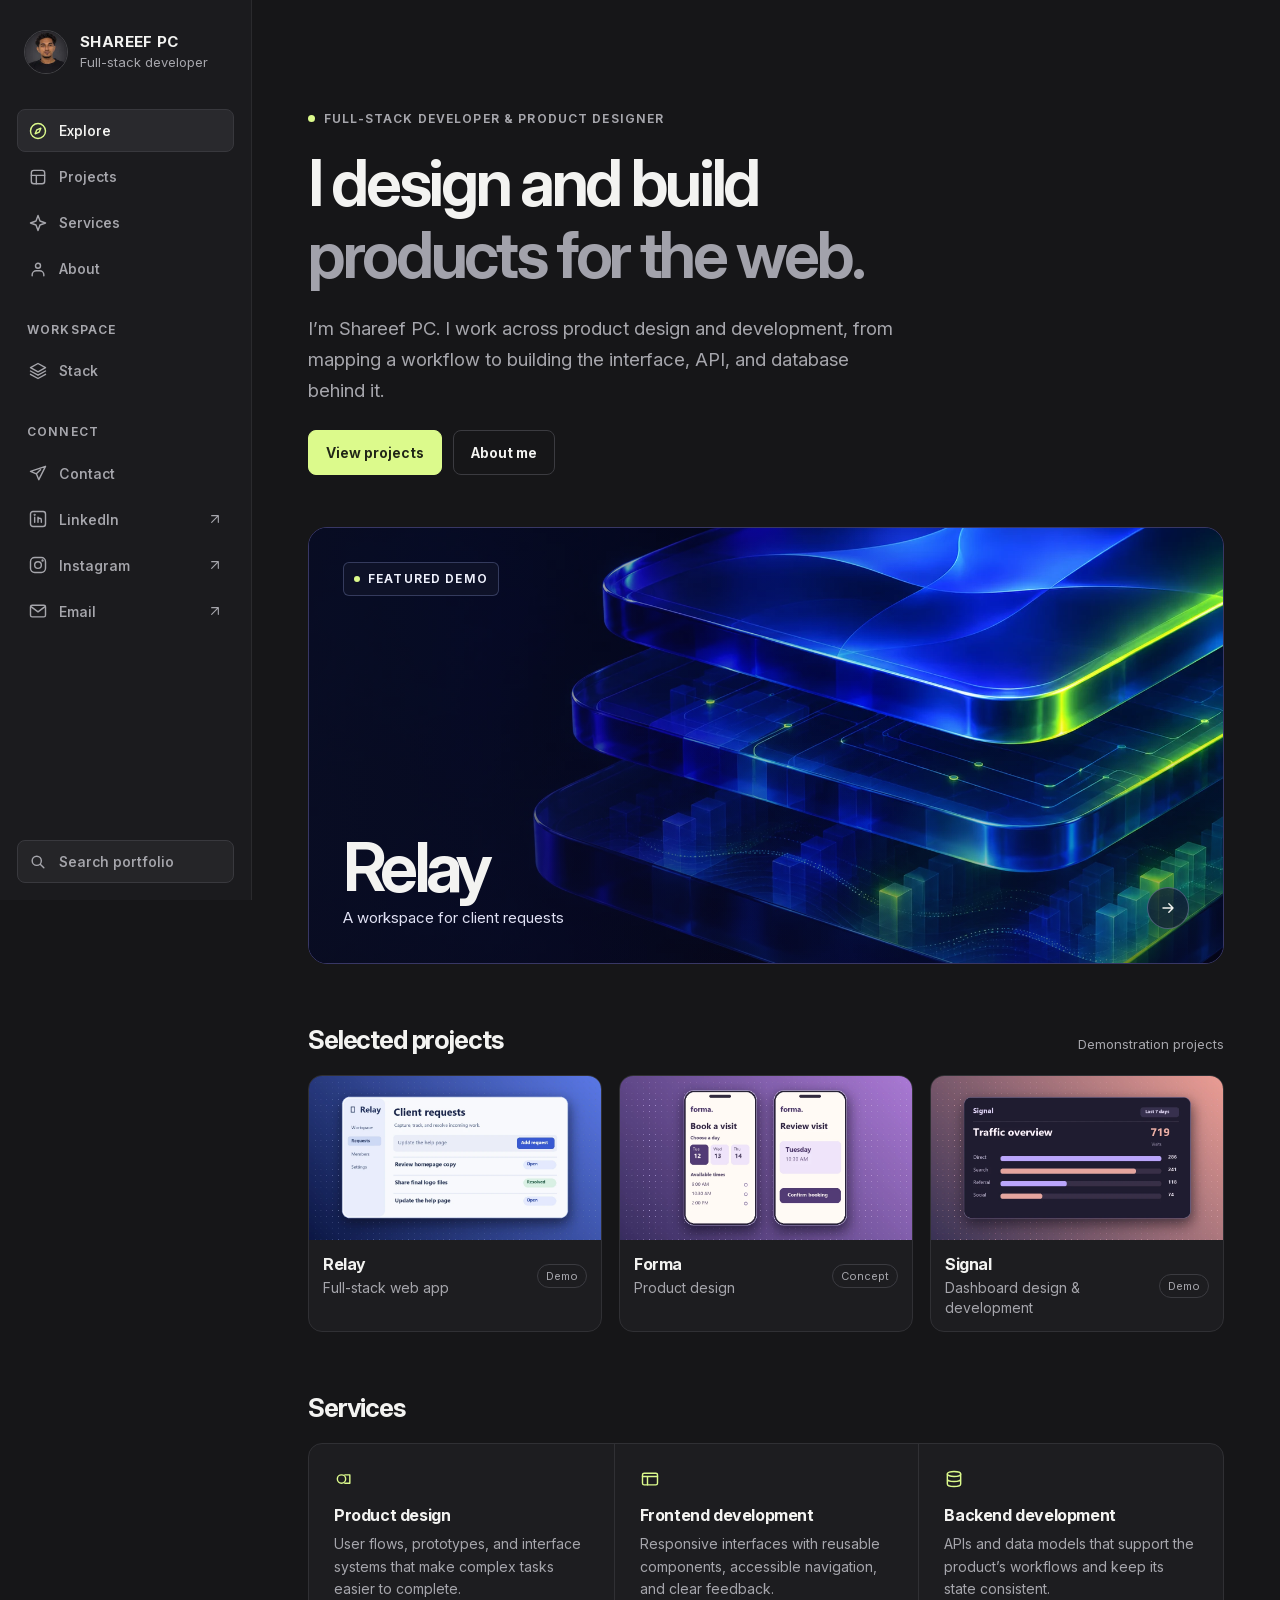
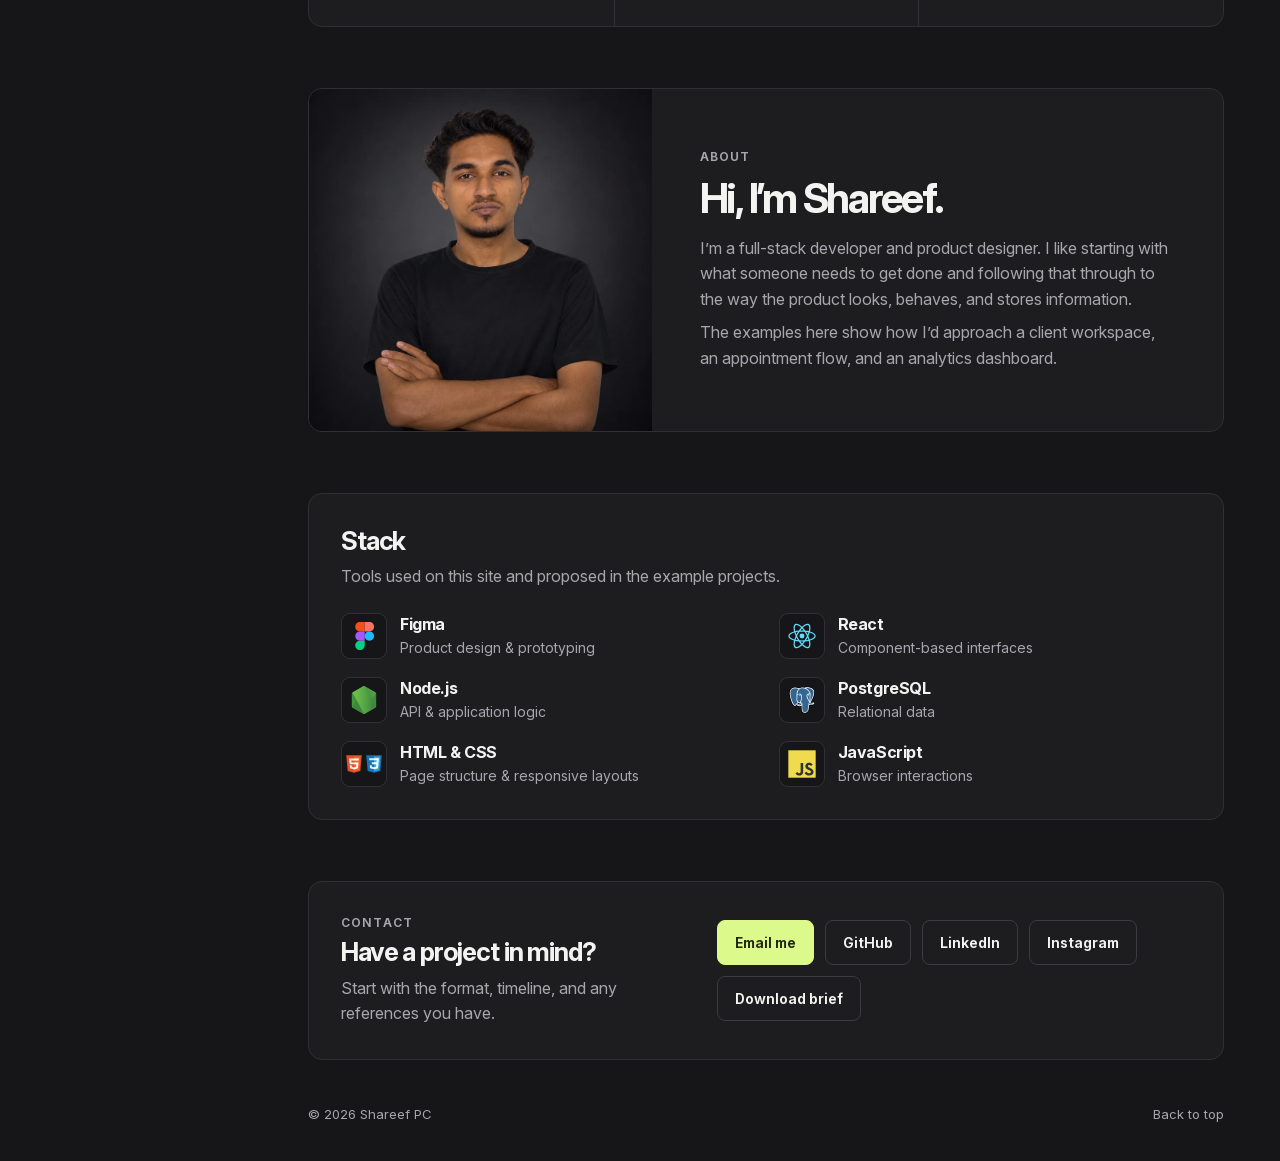
<file: index.html>
<!doctype html>
<html lang="en">
<head>
  <meta charset="utf-8">
  <meta name="viewport" content="width=device-width, initial-scale=1, viewport-fit=cover">
  <meta name="theme-color" content="#151518">
  <meta name="description" content="Shareef PC is a full-stack developer and product designer. Explore example web applications and product design case studies.">
  <title>Shareef PC — Full-Stack Developer &amp; Product Designer</title>
  <link rel="icon" href="assets/avatar.webp" type="image/webp">
  <link rel="preload" href="assets/fonts/InterVariable.woff2" as="font" type="font/woff2" crossorigin>
  <link rel="stylesheet" href="assets/styles.css">
  <script src="assets/contact.js" defer></script>
  <script src="assets/site.js" defer></script>
</head>
<body>
  <a class="skip-link" href="#main">Skip to content</a>

  <svg class="icon-definitions" xmlns="http://www.w3.org/2000/svg" aria-hidden="true">
    <symbol id="icon-explore" viewBox="0 0 24 24"><circle cx="12" cy="12" r="9"/><path d="m15.4 8.6-2 4.8-4.8 2 2-4.8z"/></symbol>
    <symbol id="icon-projects" viewBox="0 0 24 24"><rect x="4" y="4" width="16" height="16" rx="3"/><path d="M4 10h16m-10 0v10"/></symbol>
    <symbol id="icon-services" viewBox="0 0 24 24"><path d="m12 3 2.4 6.6L21 12l-6.6 2.4L12 21l-2.4-6.6L3 12l6.6-2.4L12 3Z"/></symbol>
    <symbol id="icon-about" viewBox="0 0 24 24"><circle cx="12" cy="8" r="3"/><path d="M5 20v-1a5 5 0 0 1 5-5h4a5 5 0 0 1 5 5v1"/></symbol>
    <symbol id="icon-stack" viewBox="0 0 24 24"><path d="m12 3 9 5-9 5-9-5Zm-9 9 9 5 9-5m-18 4 9 5 9-5"/></symbol>
    <symbol id="icon-contact" viewBox="0 0 24 24"><path d="M21 4 3 10l7 3 3 7 8-16ZM10 13l5-5"/></symbol>
    <symbol id="icon-more" viewBox="0 0 24 24"><circle cx="5" cy="12" r="1"/><circle cx="12" cy="12" r="1"/><circle cx="19" cy="12" r="1"/></symbol>
    <symbol id="icon-linkedin" viewBox="0 0 24 24"><rect x="3" y="3" width="18" height="18" rx="3"/><path d="M8 10v6m4 0v-6m0 3a2 2 0 1 1 4 0v3"/><circle cx="8" cy="7" r=".5" fill="currentColor"/></symbol>
    <symbol id="icon-instagram" viewBox="0 0 24 24"><rect x="3" y="3" width="18" height="18" rx="5"/><circle cx="12" cy="12" r="4"/><circle cx="17.5" cy="6.5" r=".6" fill="currentColor"/></symbol>
    <symbol id="icon-email" viewBox="0 0 24 24"><rect x="3" y="5" width="18" height="14" rx="2"/><path d="m4 7 8 6 8-6"/></symbol>
    <symbol id="icon-external" viewBox="0 0 24 24"><path d="M7 17 17 7M7 7h10v10"/></symbol>
  </svg>

  <aside class="sidebar" id="sidebar" aria-label="Portfolio sidebar">
    <a class="profile" href="#explore">
      <img src="assets/avatar.webp" alt="" width="44" height="44">
      <span><strong>SHAREEF PC</strong><small>Full-stack developer</small></span>
    </a>

    <nav class="sidebar-nav" aria-label="Portfolio navigation">
      <div class="nav-group">
        <a class="nav-link" href="#explore" aria-current="location"><svg aria-hidden="true"><use href="#icon-explore"/></svg><span>Explore</span></a>
        <a class="nav-link" href="#projects"><svg aria-hidden="true"><use href="#icon-projects"/></svg><span>Projects</span></a>
        <a class="nav-link" href="#services"><svg aria-hidden="true"><use href="#icon-services"/></svg><span>Services</span></a>
        <a class="nav-link" href="#about"><svg aria-hidden="true"><use href="#icon-about"/></svg><span>About</span></a>
      </div>

      <div class="nav-group">
        <p class="nav-label">Workspace</p>
        <a class="nav-link" href="#stack"><svg aria-hidden="true"><use href="#icon-stack"/></svg><span>Stack</span></a>
      </div>

      <div class="nav-group">
        <p class="nav-label">Connect</p>
        <a class="nav-link" href="#contact"><svg aria-hidden="true"><use href="#icon-contact"/></svg><span>Contact</span></a>
        <a class="nav-link connect-link" data-contact-link="linkedin" aria-disabled="true" title="Link not configured"><svg aria-hidden="true"><use href="#icon-linkedin"/></svg><span>LinkedIn</span><svg class="external-arrow" aria-hidden="true"><use href="#icon-external"/></svg></a>
        <a class="nav-link connect-link" data-contact-link="instagram" aria-disabled="true" title="Link not configured"><svg aria-hidden="true"><use href="#icon-instagram"/></svg><span>Instagram</span><svg class="external-arrow" aria-hidden="true"><use href="#icon-external"/></svg></a>
        <a class="nav-link connect-link" data-contact-link="email" aria-disabled="true" title="Email not configured"><svg aria-hidden="true"><use href="#icon-email"/></svg><span>Email</span><svg class="external-arrow" aria-hidden="true"><use href="#icon-external"/></svg></a>
      </div>
    </nav>

    <button class="search-trigger" type="button" data-open-search hidden>
      <svg viewBox="0 0 24 24" aria-hidden="true"><circle cx="10.5" cy="10.5" r="5.5"/><path d="m15 15 4 4"/></svg>
      <span>Search portfolio</span>
    </button>
  </aside>

  <header class="mobile-header">
    <a class="profile" href="#explore">
      <img src="assets/avatar.webp" alt="" width="36" height="36">
      <span><strong>SHAREEF PC</strong><small>Full-stack developer</small></span>
    </a>
    <button class="icon-button" type="button" aria-label="Search portfolio" data-open-search hidden><svg viewBox="0 0 24 24" aria-hidden="true"><circle cx="10.5" cy="10.5" r="5.5"/><path d="m15 15 4 4"/></svg></button>
  </header>

  <nav class="mobile-nav" aria-label="Mobile navigation">
    <a class="mobile-tab" href="#explore" aria-current="location"><svg aria-hidden="true"><use href="#icon-explore"/></svg><span>Explore</span></a>
    <a class="mobile-tab" href="#projects"><svg aria-hidden="true"><use href="#icon-projects"/></svg><span>Projects</span></a>
    <a class="mobile-tab" href="#about"><svg aria-hidden="true"><use href="#icon-about"/></svg><span>About</span></a>
    <a class="mobile-tab" href="#contact"><svg aria-hidden="true"><use href="#icon-contact"/></svg><span>Contact</span></a>
    <button class="mobile-tab" id="more-toggle" type="button" aria-haspopup="dialog" aria-controls="more-dialog"><svg aria-hidden="true"><use href="#icon-more"/></svg><span>More</span></button>
  </nav>

  <dialog class="more-dialog" id="more-dialog" aria-labelledby="more-title">
    <div class="more-header"><h2 id="more-title">More</h2><form method="dialog"><button class="icon-button" aria-label="Close navigation"><svg viewBox="0 0 24 24" aria-hidden="true"><path d="m6 6 12 12M18 6 6 18"/></svg></button></form></div>
    <nav class="more-nav" aria-label="More portfolio links">
      <div class="nav-group">
        <a class="nav-link" href="#services"><svg aria-hidden="true"><use href="#icon-services"/></svg><span>Services</span></a>
        <a class="nav-link" href="#stack"><svg aria-hidden="true"><use href="#icon-stack"/></svg><span>Stack</span></a>
      </div>
      <div class="nav-group">
        <p class="nav-label">Connect</p>
        <a class="nav-link connect-link" data-contact-link="linkedin" aria-disabled="true" title="Link not configured"><svg aria-hidden="true"><use href="#icon-linkedin"/></svg><span>LinkedIn</span><svg class="external-arrow" aria-hidden="true"><use href="#icon-external"/></svg></a>
        <a class="nav-link connect-link" data-contact-link="instagram" aria-disabled="true" title="Link not configured"><svg aria-hidden="true"><use href="#icon-instagram"/></svg><span>Instagram</span><svg class="external-arrow" aria-hidden="true"><use href="#icon-external"/></svg></a>
        <a class="nav-link connect-link" data-contact-link="email" aria-disabled="true" title="Email not configured"><svg aria-hidden="true"><use href="#icon-email"/></svg><span>Email</span><svg class="external-arrow" aria-hidden="true"><use href="#icon-external"/></svg></a>
      </div>
    </nav>
  </dialog>

  <main class="site-main" id="main" tabindex="-1">
    <div class="content">
      <section class="hero" id="explore" data-search-title="Explore" data-search-context="Portfolio overview">
        <p class="eyebrow hero-label"><span class="status-dot" aria-hidden="true"></span><span>Full-stack developer &amp; product designer</span></p>
        <h1>I design and build<br> <span>products for the web.</span></h1>
        <p class="hero-intro">I’m Shareef PC. I work across product design and development, from mapping a workflow to building the interface, API, and database behind it.</p>
        <div class="actions">
          <a class="button button-primary" href="#projects">View projects</a>
          <a class="button" href="#about">About me</a>
        </div>
      </section>

      <a class="feature" href="projects/relay.html" aria-label="View Relay, an example full-stack project">
        <img src="assets/hero.webp" width="1600" height="900" alt="" fetchpriority="high">
        <div class="feature-content">
          <span class="eyebrow feature-tag"><span class="status-dot" aria-hidden="true"></span> Featured demo</span>
          <div class="feature-title"><strong>Relay</strong><span>A workspace for client requests</span></div>
          <span class="feature-action" aria-hidden="true"><svg viewBox="0 0 24 24"><path d="M6 12h12m-5-5 5 5-5 5"/></svg></span>
        </div>
      </a>

      <section class="section" id="projects" data-search-title="Selected projects" data-search-context="Full-stack development and product design">
        <div class="section-heading"><h2>Selected projects</h2><span class="section-note">Demonstration projects</span></div>
        <div class="project-grid">
          <a class="project-card" href="projects/relay.html" data-search-title="Relay" data-search-context="Client requests · full-stack architecture · React · Node.js · PostgreSQL">
            <img src="assets/relay.webp" width="1000" height="562" loading="lazy" alt="">
            <div class="project-caption"><div><h3>Relay</h3><p>Full-stack web app</p></div><span class="pill">Demo</span></div>
          </a>
          <a class="project-card" href="projects/forma.html" data-search-title="Forma" data-search-context="Product design · mobile UX · appointment booking · Figma">
            <img src="assets/forma.webp" width="1000" height="562" loading="lazy" alt="">
            <div class="project-caption"><div><h3>Forma</h3><p>Product design</p></div><span class="pill">Concept</span></div>
          </a>
          <a class="project-card" href="projects/signal.html" data-search-title="Signal" data-search-context="Analytics · dashboard · data visualization · full-stack development">
            <img src="assets/signal.webp" width="1000" height="562" loading="lazy" alt="">
            <div class="project-caption"><div><h3>Signal</h3><p>Dashboard design &amp; development</p></div><span class="pill">Demo</span></div>
          </a>
        </div>
      </section>

      <section class="section" id="services" data-search-title="Services" data-search-context="Product design, frontend and backend development">
        <div class="section-heading"><h2>Services</h2></div>
        <div class="service-grid panel">
          <article><svg viewBox="0 0 24 24" aria-hidden="true"><circle cx="9" cy="12" r="5"/><path d="M13 7h6v10h-6"/></svg><h3>Product design</h3><p>User flows, prototypes, and interface systems that make complex tasks easier to complete.</p></article>
          <article><svg viewBox="0 0 24 24" aria-hidden="true"><rect x="3" y="5" width="18" height="14" rx="2"/><path d="M3 9h18m-12 0v10"/></svg><h3>Frontend development</h3><p>Responsive interfaces with reusable components, accessible navigation, and clear feedback.</p></article>
          <article><svg viewBox="0 0 24 24" aria-hidden="true"><ellipse cx="12" cy="6" rx="8" ry="3"/><path d="M4 6v12c0 1.65 3.6 3 8 3s8-1.35 8-3V6M4 12c0 1.65 3.6 3 8 3s8-1.35 8-3"/></svg><h3>Backend development</h3><p>APIs and data models that support the product’s workflows and keep its state consistent.</p></article>
        </div>
      </section>

      <section class="section about panel" id="about" data-search-title="About Shareef PC" data-search-context="Full-stack development and product design">
        <img src="assets/portrait.webp" width="900" height="900" loading="lazy" alt="Portrait of Shareef PC">
        <div class="about-copy"><p class="eyebrow">About</p><h2>Hi, I’m Shareef.</h2><p>I’m a full-stack developer and product designer. I like starting with what someone needs to get done and following that through to the way the product looks, behaves, and stores information.</p><p>The examples here show how I’d approach a client workspace, an appointment flow, and an analytics dashboard.</p></div>
      </section>

      <section class="section panel stack" id="stack" data-search-title="Stack" data-search-context="Figma, React, Node.js, PostgreSQL, HTML and CSS">
        <div class="section-heading"><div><h2>Stack</h2><p>Tools used on this site and proposed in the example projects.</p></div></div>
        <div class="stack-grid">
          <article class="stack-item"><span class="tool-icon" aria-hidden="true"><img src="assets/stack/figma.svg" width="28" height="28" alt=""></span><div><h3>Figma</h3><p>Product design &amp; prototyping</p></div></article>
          <article class="stack-item"><span class="tool-icon" aria-hidden="true"><img src="assets/stack/react.svg" width="28" height="28" alt=""></span><div><h3>React</h3><p>Component-based interfaces</p></div></article>
          <article class="stack-item"><span class="tool-icon" aria-hidden="true"><img src="assets/stack/nodejs.svg" width="28" height="28" alt=""></span><div><h3>Node.js</h3><p>API &amp; application logic</p></div></article>
          <article class="stack-item"><span class="tool-icon" aria-hidden="true"><img src="assets/stack/postgresql.svg" width="28" height="28" alt=""></span><div><h3>PostgreSQL</h3><p>Relational data</p></div></article>
          <article class="stack-item">
            <span class="tool-icon tool-icon-pair" aria-hidden="true">
              <img src="assets/stack/html5.svg" width="18" height="18" alt="">
              <img src="assets/stack/css3.svg" width="18" height="18" alt="">
            </span>
            <div><h3>HTML &amp; CSS</h3><p>Page structure &amp; responsive layouts</p></div>
          </article>
          <article class="stack-item"><span class="tool-icon" aria-hidden="true"><img src="assets/stack/javascript.svg" width="28" height="28" alt=""></span><div><h3>JavaScript</h3><p>Browser interactions</p></div></article>
        </div>
      </section>

      <section class="section panel contact" id="contact" data-search-title="Contact" data-search-context="Email, LinkedIn, Instagram and project brief">
        <div><p class="eyebrow">Contact</p><h2>Have a project in mind?</h2><p>Start with the format, timeline, and any references you have.</p></div>
        <div class="actions contact-actions" id="contact-actions">
          <a class="button button-primary" href="assets/project-brief.txt" download>Download brief</a>
        </div>
      </section>

      <footer class="footer"><span>© 2026 Shareef PC</span><a href="#explore">Back to top</a></footer>
    </div>
  </main>

  <dialog class="search-dialog" id="search-dialog" aria-labelledby="search-title">
    <div class="search-header"><h2 id="search-title">Search portfolio</h2><form method="dialog"><button class="icon-button" aria-label="Close search"><svg viewBox="0 0 24 24" aria-hidden="true"><path d="m6 6 12 12M18 6 6 18"/></svg></button></form></div>
    <input id="search-input" type="search" placeholder="Find a project or section…" aria-label="Find a project or section" autocomplete="off">
    <p class="search-status" id="search-status" role="status"></p>
    <ul class="search-results" id="search-results" aria-label="Search results"></ul>
  </dialog>
</body>
</html>
</file>
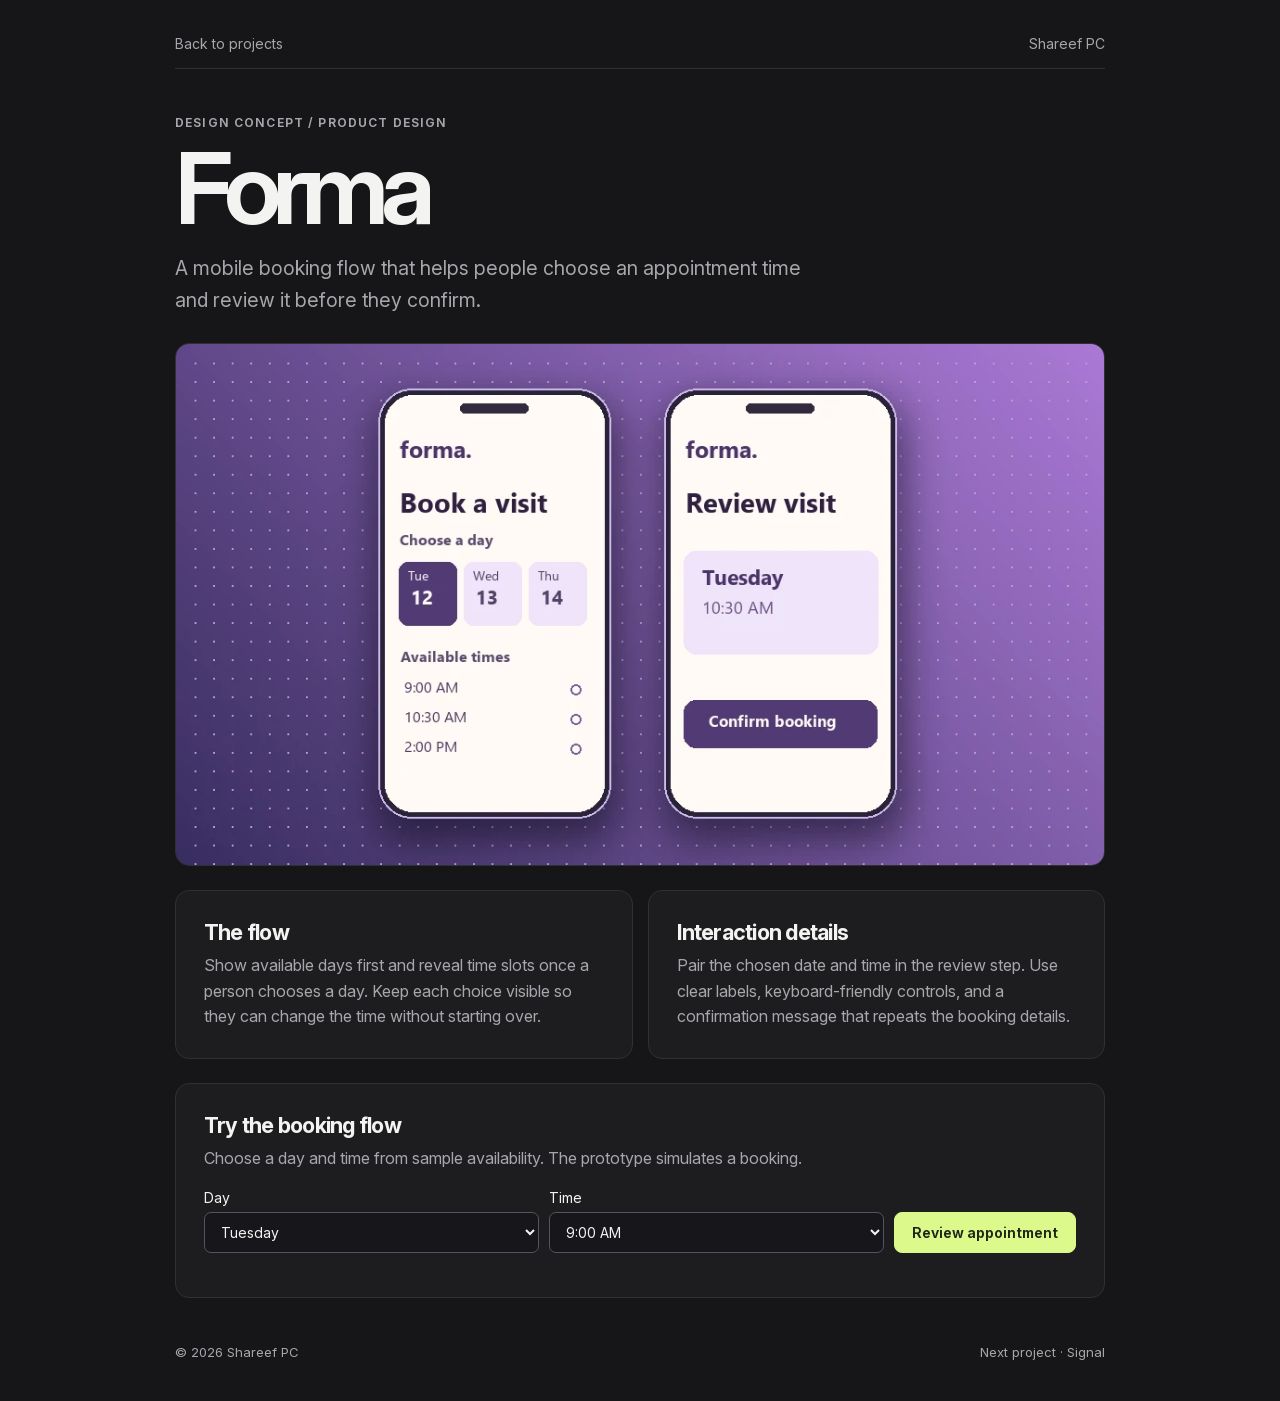
<file: projects/forma.html>
<!doctype html>
<html lang="en">
<head>
  <meta charset="utf-8">
  <meta name="viewport" content="width=device-width, initial-scale=1">
  <meta name="description" content="Forma is an example product design case study for a mobile appointment booking flow.">
  <meta name="theme-color" content="#161618">
  <title>Forma — Shareef PC</title>
  <link rel="icon" href="../assets/avatar.webp" type="image/webp">
  <link rel="stylesheet" href="../assets/styles.css">
  <script src="../assets/demos.js" defer></script>
</head>
<body>
  <main class="case-content">
    <nav class="case-nav" aria-label="Case study navigation"><a href="../index.html#projects">Back to projects</a><p>Shareef PC</p></nav>
    <header class="case-header">
      <p class="eyebrow">Design concept / Product design</p>
      <h1>Forma</h1>
      <p class="case-summary">A mobile booking flow that helps people choose an appointment time and review it before they confirm.</p>
    </header>
    <img src="../assets/forma.webp" alt="Forma’s mobile screens for choosing a date and reviewing an appointment" width="1000" height="562">
    <div class="case-details">
      <article class="panel"><h2>The flow</h2><p>Show available days first and reveal time slots once a person chooses a day. Keep each choice visible so they can change the time without starting over.</p></article>
      <article class="panel"><h2>Interaction details</h2><p>Pair the chosen date and time in the review step. Use clear labels, keyboard-friendly controls, and a confirmation message that repeats the booking details.</p></article>
    </div>
    <section class="panel demo" id="forma-demo" aria-labelledby="forma-demo-title">
      <h2 id="forma-demo-title">Try the booking flow</h2>
      <p>Choose a day and time from sample availability. The prototype simulates a booking.</p>
      <form hidden>
        <label>Day<select name="day"><option>Tuesday</option><option>Wednesday</option><option>Thursday</option></select></label>
        <label>Time<select name="time" required></select></label>
        <button class="button button-primary">Review appointment</button>
      </form>
      <div class="demo-output" role="status"></div>
      <button class="button confirm-booking" type="button" hidden>Confirm sample booking</button>
      <noscript><p>Enable JavaScript to use the interactive demo.</p></noscript>
    </section>
    <footer class="footer"><span>© 2026 Shareef PC</span><a href="signal.html">Next project · Signal</a></footer>
  </main>
</body>
</html>
</file>
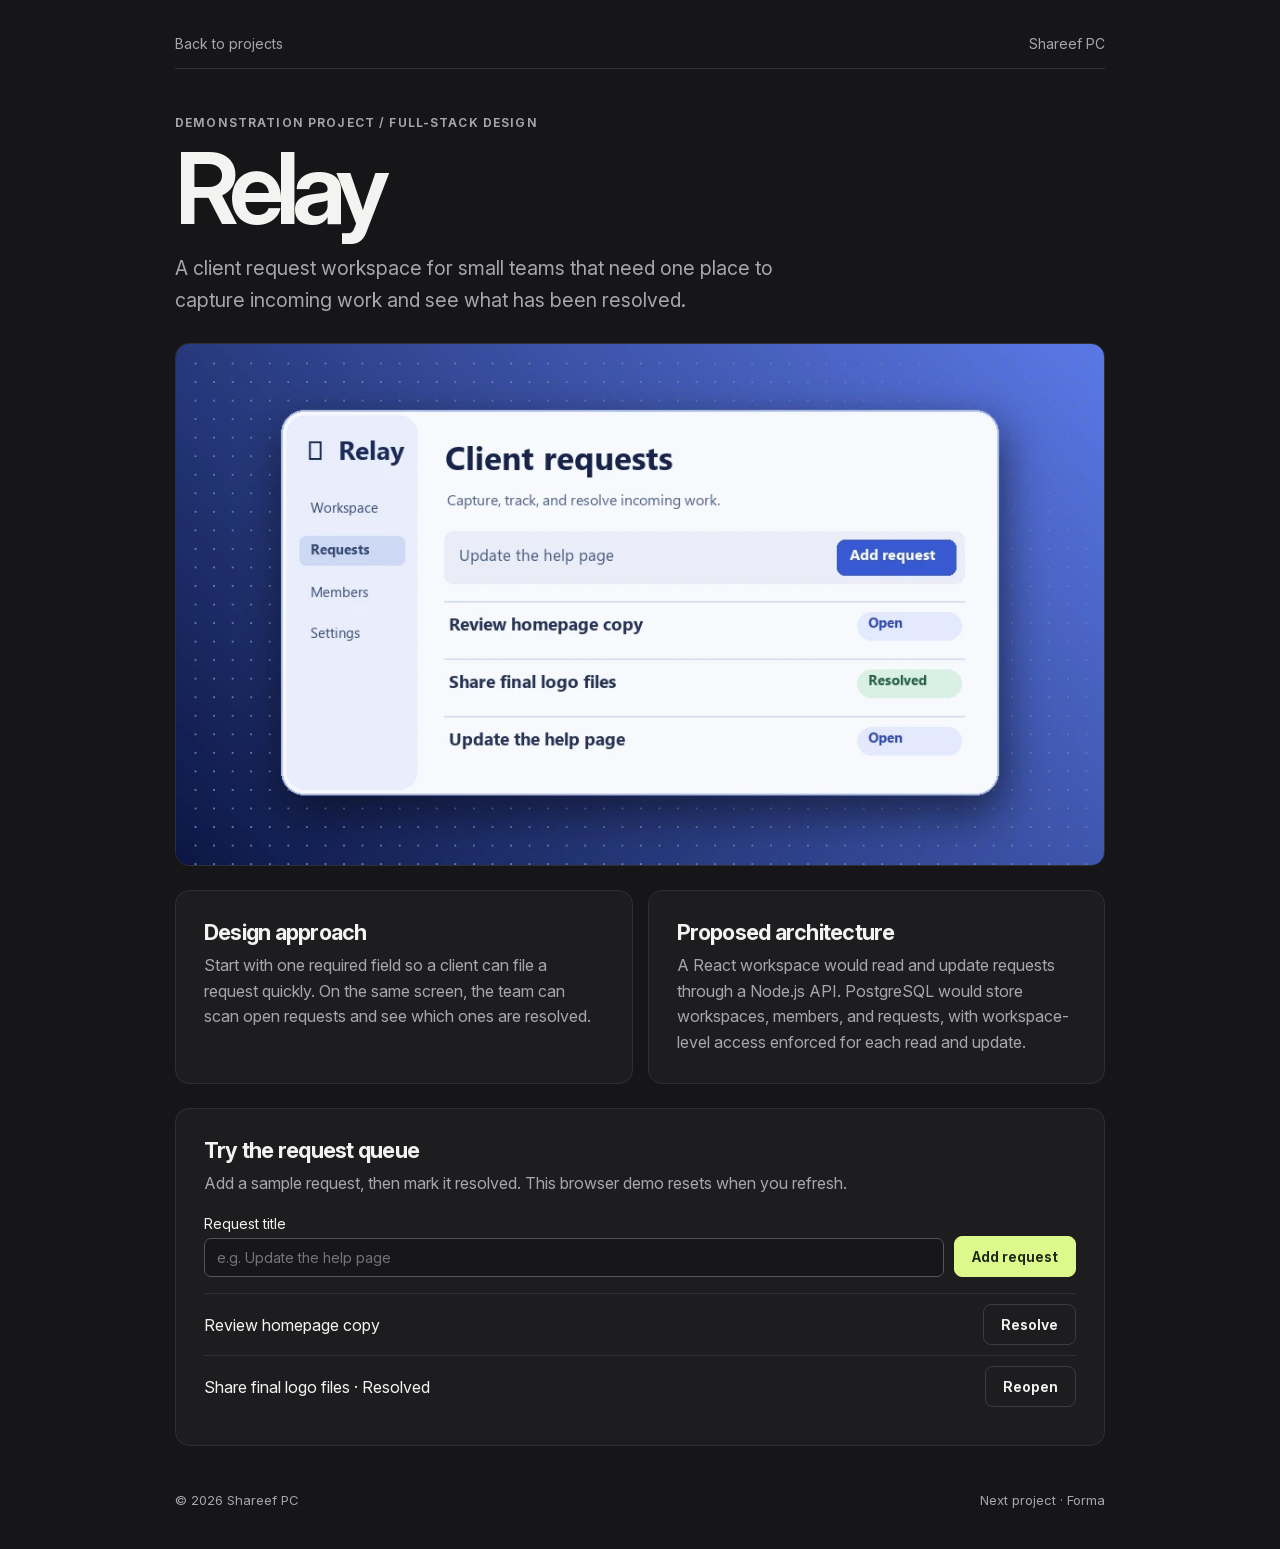
<file: projects/relay.html>
<!doctype html>
<html lang="en">
<head>
  <meta charset="utf-8">
  <meta name="viewport" content="width=device-width, initial-scale=1">
  <meta name="description" content="Relay is an example full-stack case study for a client request workspace.">
  <meta name="theme-color" content="#161618">
  <title>Relay — Shareef PC</title>
  <link rel="icon" href="../assets/avatar.webp" type="image/webp">
  <link rel="stylesheet" href="../assets/styles.css">
  <script src="../assets/demos.js" defer></script>
</head>
<body>
  <main class="case-content">
    <nav class="case-nav" aria-label="Case study navigation"><a href="../index.html#projects">Back to projects</a><p>Shareef PC</p></nav>
    <header class="case-header">
      <p class="eyebrow">Demonstration project / Full-stack design</p>
      <h1>Relay</h1>
      <p class="case-summary">A client request workspace for small teams that need one place to capture incoming work and see what has been resolved.</p>
    </header>
    <img src="../assets/relay.webp" alt="Relay’s client requests dashboard with an intake form and a status column" width="1000" height="562">
    <div class="case-details">
      <article class="panel"><h2>Design approach</h2><p>Start with one required field so a client can file a request quickly. On the same screen, the team can scan open requests and see which ones are resolved.</p></article>
      <article class="panel"><h2>Proposed architecture</h2><p>A React workspace would read and update requests through a Node.js API. PostgreSQL would store workspaces, members, and requests, with workspace-level access enforced for each read and update.</p></article>
    </div>
    <section class="panel demo" id="relay-demo" aria-labelledby="relay-demo-title">
      <h2 id="relay-demo-title">Try the request queue</h2>
      <p>Add a sample request, then mark it resolved. This browser demo resets when you refresh.</p>
      <form hidden><label>Request title<input name="title" required maxlength="80" placeholder="e.g. Update the help page"></label><button class="button button-primary">Add request</button></form>
      <p class="demo-output" role="status"></p>
      <ul class="request-list" aria-label="Requests"></ul>
      <noscript><p>Enable JavaScript to use the interactive demo.</p></noscript>
    </section>
    <footer class="footer"><span>© 2026 Shareef PC</span><a href="forma.html">Next project · Forma</a></footer>
  </main>
</body>
</html>
</file>
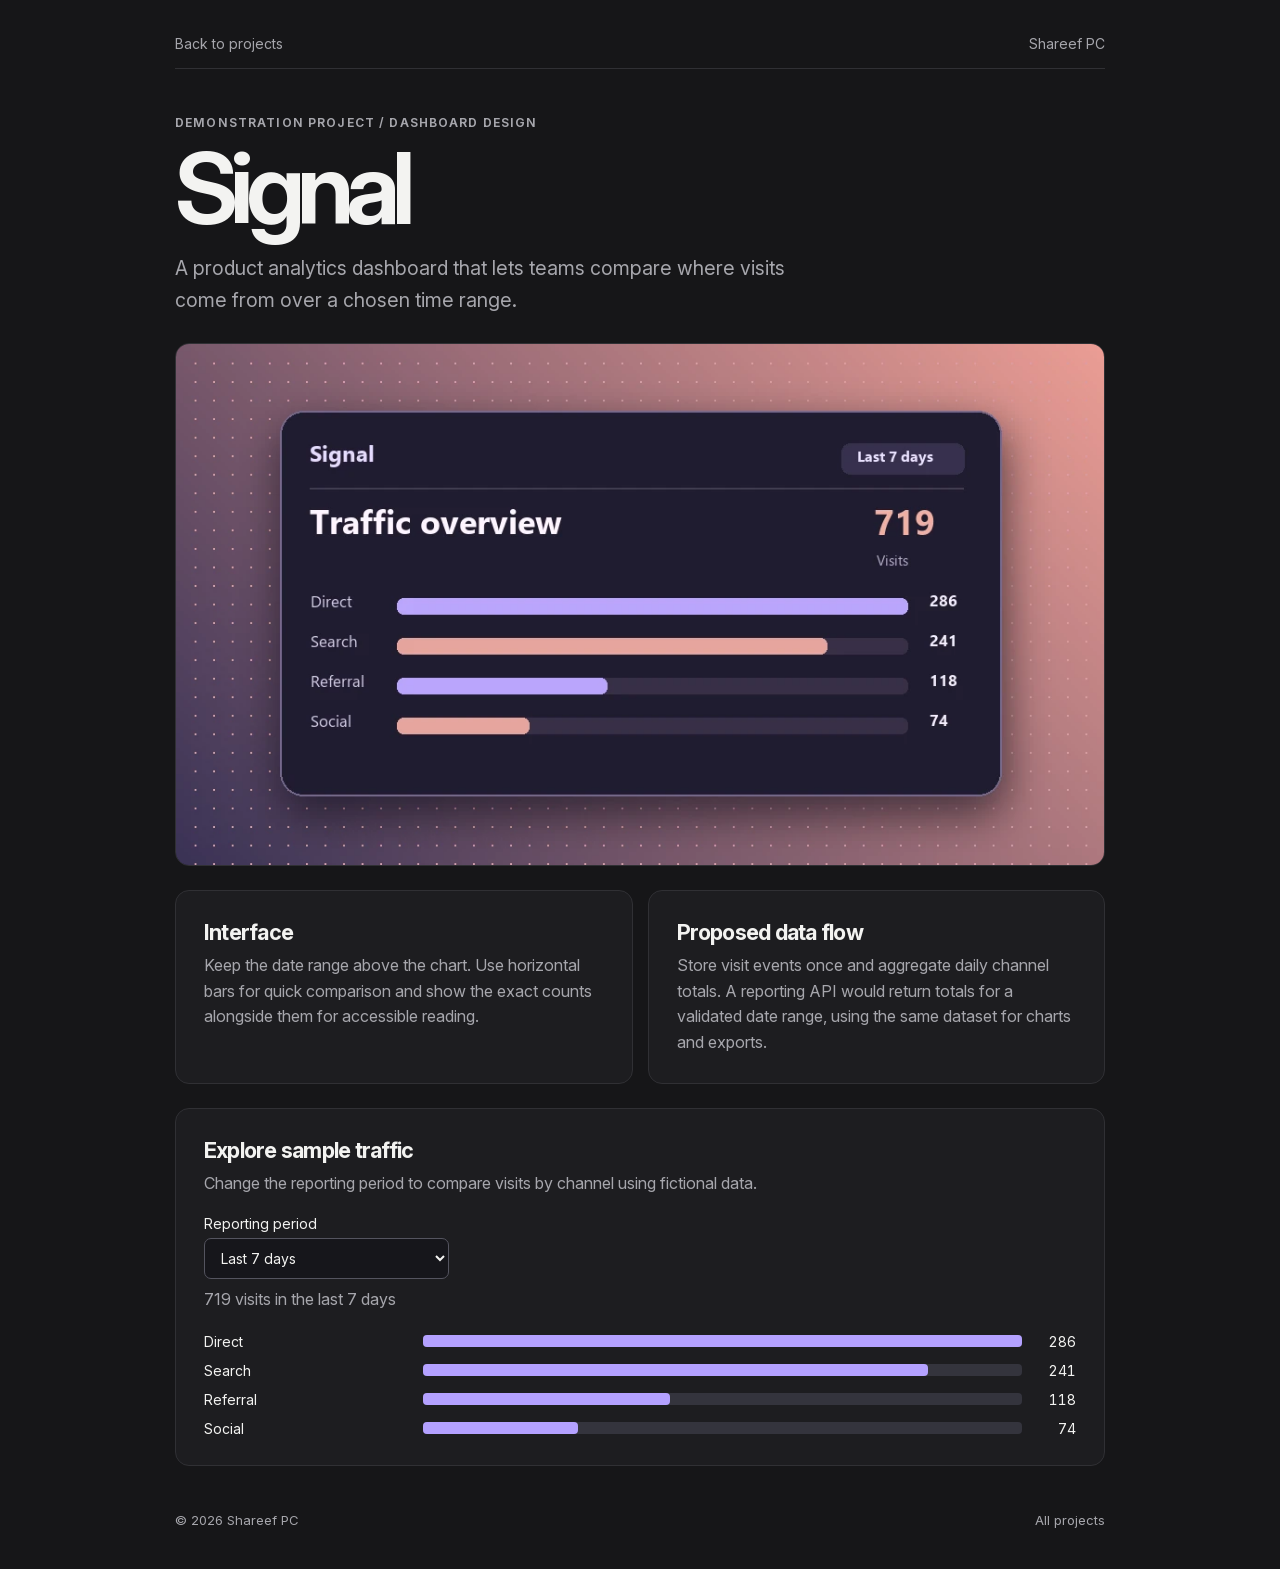
<file: projects/signal.html>
<!doctype html>
<html lang="en">
<head>
  <meta charset="utf-8">
  <meta name="viewport" content="width=device-width, initial-scale=1">
  <meta name="description" content="Signal is an example dashboard case study for exploring product traffic.">
  <meta name="theme-color" content="#161618">
  <title>Signal — Shareef PC</title>
  <link rel="icon" href="../assets/avatar.webp" type="image/webp">
  <link rel="stylesheet" href="../assets/styles.css">
  <script src="../assets/demos.js" defer></script>
</head>
<body>
  <main class="case-content">
    <nav class="case-nav" aria-label="Case study navigation"><a href="../index.html#projects">Back to projects</a><p>Shareef PC</p></nav>
    <header class="case-header">
      <p class="eyebrow">Demonstration project / Dashboard design</p>
      <h1>Signal</h1>
      <p class="case-summary">A product analytics dashboard that lets teams compare where visits come from over a chosen time range.</p>
    </header>
    <img src="../assets/signal.webp" alt="Signal dashboard with visit totals and a traffic channel chart" width="1000" height="562">
    <div class="case-details">
      <article class="panel"><h2>Interface</h2><p>Keep the date range above the chart. Use horizontal bars for quick comparison and show the exact counts alongside them for accessible reading.</p></article>
      <article class="panel"><h2>Proposed data flow</h2><p>Store visit events once and aggregate daily channel totals. A reporting API would return totals for a validated date range, using the same dataset for charts and exports.</p></article>
    </div>
    <section class="panel demo" id="signal-demo" aria-labelledby="signal-demo-title">
      <h2 id="signal-demo-title">Explore sample traffic</h2>
      <p>Change the reporting period to compare visits by channel using fictional data.</p>
      <form hidden><label>Reporting period<select name="period"><option value="7">Last 7 days</option><option value="30">Last 30 days</option></select></label></form>
      <p class="demo-output" role="status"></p>
      <div class="bar-chart" role="list" aria-label="Visits by channel"></div>
      <noscript><p>Enable JavaScript to use the interactive demo.</p></noscript>
    </section>
    <footer class="footer"><span>© 2026 Shareef PC</span><a href="../index.html#projects">All projects</a></footer>
  </main>
</body>
</html>
</file>
<file: assets/styles.css>
@font-face {
  font-family: Inter;
  src: url("fonts/InterVariable.woff2") format("woff2");
  font-style: normal;
  font-weight: 100 900;
  font-display: swap;
}

:root {
  color-scheme: dark;
  --bg: #161618;
  --rail: #1b1b1e;
  --surface: #1d1d20;
  --surface-hover: #252528;
  --line: #303034;
  --text: #f3f3f1;
  --muted: #a6a6ac;
  --accent: #dcfa8c;
  --sidebar: 252px;
  --radius: 14px;
  font-family: Inter, "Segoe UI", Arial, sans-serif;
  font-synthesis: none;
}

*, *::before, *::after { box-sizing: border-box; }
html { scroll-behavior: smooth; -webkit-text-size-adjust: 100%; text-size-adjust: 100%; }
body { margin: 0; min-width: 280px; background: var(--bg); color: var(--text); }
button, input, select { font: inherit; }
a { color: inherit; text-decoration: none; }
button, summary { cursor: pointer; }
img { display: block; max-width: 100%; }
svg { flex: none; width: 20px; height: 20px; fill: none; stroke: currentColor; stroke-width: 1.7; stroke-linecap: round; stroke-linejoin: round; }
.icon-definitions { position: absolute; width: 0; height: 0; overflow: hidden; }
h1, h2, h3, p, figure { margin: 0; }
[hidden] { display: none !important; }
:focus-visible { outline: 2px solid var(--accent); outline-offset: 4px; }

.skip-link { position: fixed; left: 12px; top: 12px; z-index: 10; transform: translateY(-150%); background: var(--accent); color: #151617; padding: 10px 14px; border-radius: 6px; }
.skip-link:focus { transform: none; }
.sidebar { display: flex; flex-direction: column; position: fixed; inset: 0 auto 0 0; width: var(--sidebar); z-index: 4; background: var(--rail); border-right: 1px solid #2a2a2d; padding: 30px 17px 17px; overflow-y: auto; }
.profile { display: flex; align-items: center; gap: 12px; padding: 0 7px; width: fit-content; }
.profile img { border-radius: 50%; object-fit: cover; border: 1px solid #434347; }
.profile strong { display: block; font-size: 15px; letter-spacing: .025em; line-height: 1.2; }
.profile small { display: block; color: var(--muted); font-size: 13px; line-height: 1.3; margin-top: 3px; }
.sidebar-nav { display: grid; gap: 31px; margin: 35px 0 32px; }
.nav-group { display: grid; gap: 3px; }
.nav-label { padding: 0 10px 8px; }
.nav-label, .eyebrow { font-size: 12px; font-weight: 650; letter-spacing: .095em; line-height: 1.45; text-transform: uppercase; color: var(--muted); }
.nav-link, .search-trigger { min-height: 43px; display: flex; align-items: center; gap: 11px; padding: 0 10px; border: 1px solid transparent; border-radius: 8px; color: var(--muted); font-size: 14px; font-weight: 550; text-align: left; }
.nav-link[href]:hover, .search-trigger:hover { background: var(--surface-hover); color: var(--text); }
.nav-link[aria-current="location"] { background: #29292d; border-color: #38383d; color: var(--text); }
.nav-link[aria-current="location"] svg { color: var(--accent); }
.connect-link .external-arrow { width: 16px; height: 16px; margin-left: auto; color: var(--muted); }
.connect-link[aria-disabled="true"] { color: #92929a; }
.connect-link[href]:hover .external-arrow { color: var(--accent); }
.search-trigger { margin-top: auto; width: 100%; background: #252528; border-color: #39393e; }
.mobile-header, .mobile-nav { display: none; }

.site-main { margin-left: var(--sidebar); }
.content { width: min(100% - 112px, 1056px); margin-inline: auto; padding-block: clamp(76px, 8.6vw, 138px) 24px; }
.hero { margin-bottom: 52px; }
.hero-label { display: flex; align-items: center; gap: 9px; margin-bottom: 20px; }
.status-dot { display: inline-block; width: 7px; height: 7px; flex: none; border-radius: 50%; background: var(--accent); }
.hero h1 { font-size: clamp(3rem, 5vw, 5rem); font-weight: 650; letter-spacing: -.052em; line-height: 1.12; }
.hero h1 span { color: #a2a2ab; }
.hero-intro { max-width: 590px; color: var(--muted); font-size: clamp(1rem, 1.45vw, 1.2rem); line-height: 1.68; margin-top: 22px; }
.actions { display: flex; align-items: center; flex-wrap: wrap; gap: 11px; margin-top: 24px; }
.button { display: inline-flex; justify-content: center; align-items: center; gap: 8px; min-height: 45px; padding: 9px 17px; border: 1px solid #3b3b40; border-radius: 8px; background: transparent; color: var(--text); font-size: 14px; font-weight: 650; }
.button:hover { background: var(--surface-hover); border-color: #55555b; }
.button-primary { background: var(--accent); border-color: var(--accent); color: #202516; }
.button-primary:hover { background: #e7ffae; border-color: #e7ffae; }

.feature { position: relative; display: block; width: 100%; min-width: 0; overflow: hidden; aspect-ratio: 2.1; min-height: 285px; isolation: isolate; border-radius: 19px; border: 1px solid #383765; background: #101440; }
.feature > img { width: 100%; height: 100%; position: absolute; inset: 0; object-fit: cover; object-position: center 52%; transition: transform .55s ease; }
.feature:hover > img { transform: scale(1.025); }
.feature::after { position: absolute; content: ""; z-index: 0; inset: 0; background: linear-gradient(90deg, #0a0e24c9, transparent 67%), linear-gradient(0deg, #0809217d, transparent 57%); }
.feature-content { display: flex; flex-direction: column; justify-content: space-between; align-items: flex-start; position: absolute; z-index: 1; inset: clamp(17px, 3vw, 34px); }
.feature-tag { display: flex; align-items: center; gap: 8px; color: #eff1fc; background: #11152ac9; border: 1px solid #a9b9f940; padding: 7px 10px; border-radius: 6px; }
.feature-tag .status-dot { width: 6px; height: 6px; }
.feature-title { display: grid; gap: 8px; max-width: calc(100% - 47px); }
.feature-title strong { font-size: clamp(2.65rem, 5.3vw, 5.25rem); letter-spacing: -.07em; line-height: .93; font-weight: 650; }
.feature-title > span { color: #e0e1f4; font-size: 15px; line-height: 1.45; }
.feature-action { position: absolute; bottom: 0; right: 0; display: grid; place-items: center; width: 42px; height: 42px; border: 1px solid #c4caff50; border-radius: 50%; background: #121735b0; }

.section { margin-top: 61px; scroll-margin-top: 25px; }
.section-heading { display: flex; flex-wrap: wrap; align-items: baseline; justify-content: space-between; gap: 7px 14px; margin-bottom: 20px; }
.section-heading h2, .contact h2 { font-size: clamp(1.36rem, 2vw, 1.65rem); letter-spacing: -.045em; line-height: 1.18; }
.section-note { color: var(--muted); font-size: 13px; }
.project-grid { display: grid; grid-template-columns: repeat(3, minmax(0, 1fr)); gap: 17px; }
.project-card { overflow: hidden; background: var(--surface); border: 1px solid var(--line); border-radius: var(--radius); transition: border-color .2s, transform .2s; }
.project-card:hover { border-color: #55555b; transform: translateY(-3px); }
.project-card img { width: 100%; height: auto; aspect-ratio: 16 / 9; object-fit: cover; background: #222238; }
.project-caption { display: flex; justify-content: space-between; align-items: center; gap: 10px; padding: 14px; }
.project-caption h3, .service-grid h3, .stack-item h3 { font-size: 16px; letter-spacing: -.025em; }
.project-caption p, .stack-item p { margin-top: 4px; font-size: 14px; line-height: 1.4; color: var(--muted); }
.pill { flex: none; padding: 4px 8px; border: 1px solid #3b3b40; border-radius: 999px; color: var(--muted); font-size: 11px; }
.panel { border: 1px solid var(--line); border-radius: var(--radius); background: var(--surface); }
.service-grid { display: grid; grid-template-columns: repeat(3, minmax(0, 1fr)); }
.service-grid article { padding: clamp(15px, 2.5vw, 25px); }
.service-grid article + article { border-left: 1px solid var(--line); }
.service-grid svg { color: var(--accent); margin-bottom: 12px; }
.service-grid p, .stack .section-heading p, .contact p:not(.eyebrow), .about-copy p:not(.eyebrow) { color: var(--muted); line-height: 1.6; margin-top: 8px; }
.service-grid p { font-size: 14px; }
.about { display: grid; grid-template-columns: minmax(0, .75fr) minmax(0, 1.25fr); align-items: center; overflow: hidden; }
.about img { width: 100%; height: auto; }
.about-copy { padding: clamp(23px, 4vw, 48px); }
.about-copy h2 { font-size: clamp(1.8rem, 3.2vw, 3rem); letter-spacing: -.055em; margin: 7px 0 13px; }
.about-copy p + p { margin-top: 11px; }
.stack, .contact { padding: clamp(19px, 2.9vw, 32px); }
.stack-grid { display: grid; grid-template-columns: repeat(2, minmax(0, 1fr)); gap: 18px 25px; margin-top: 23px; }
.stack-item { display: flex; align-items: center; gap: 13px; }
.tool-icon { flex: none; width: 46px; height: 46px; display: grid; place-items: center; border: 1px solid var(--line); border-radius: 9px; background: var(--bg); }
.tool-icon img { object-fit: contain; }
.tool-icon-pair { display: flex; justify-content: center; align-items: center; gap: 2px; }
.contact { display: flex; align-items: center; justify-content: space-between; gap: 18px; }
.contact h2 { margin-top: 6px; }
.contact .actions { margin: 0; }
.footer { display: flex; justify-content: space-between; gap: 15px; margin-top: 31px; padding-block: 15px; color: var(--muted); font-size: 13px; }
.footer a:hover { color: var(--text); }

.icon-button { width: 40px; height: 40px; display: inline-grid; place-items: center; border: 1px solid var(--line); border-radius: 8px; background: var(--surface); color: var(--text); }
.icon-button:hover { background: var(--surface-hover); }
.search-dialog { width: min(550px, 100% - 28px); max-height: min(600px, 85dvh); color: var(--text); background: #222226; border: 1px solid #47474c; border-radius: 15px; padding: 16px; }
.search-dialog::backdrop, .more-dialog::backdrop { background: #08080ac7; }
.search-header, .more-header { display: flex; justify-content: space-between; align-items: center; gap: 12px; margin-bottom: 12px; }
.search-header h2, .more-header h2 { font-size: 18px; }
.search-dialog input, .demo input, .demo select { width: 100%; padding: 10px 12px; border: 1px solid #54545f; border-radius: 7px; color: var(--text); background: #16161b; }
.search-status { min-height: 18px; margin-top: 11px; color: var(--muted); font-size: 13px; }
.search-results { list-style: none; padding: 0; margin: 5px 0 0; }
.search-results a { display: grid; gap: 3px; border-radius: 6px; padding: 9px 10px; }
.search-results a:hover, .search-results a:focus-visible { background: var(--surface-hover); }
.search-results small { color: var(--muted); font-size: 13px; }
.more-dialog { position: fixed; inset: auto 0 max(8px, env(safe-area-inset-bottom)) 0; width: min(510px, 100% - 20px); max-height: min(75dvh, 480px); margin: 0 auto; padding: 14px; border: 1px solid #47474c; border-radius: 18px; background: var(--rail); color: var(--text); }
.more-nav { display: grid; gap: 15px; }
.more-nav .nav-label { padding-bottom: 4px; }
body:has(.more-dialog[open]) { overflow: hidden; }

.case-content { width: min(100% - 48px, 930px); margin-inline: auto; padding-block: 35px 26px; }
.case-nav { display: flex; align-items: center; justify-content: space-between; border-bottom: 1px solid var(--line); padding-bottom: 16px; }
.case-nav p, .case-nav a { color: var(--muted); font-size: 14px; }
.case-nav a:hover { color: var(--text); }
.case-header { margin-block: 45px 27px; }
.case-header h1 { font-size: clamp(3.25rem, 9vw, 6.2rem); letter-spacing: -.08em; line-height: 1; margin-block: 8px 13px; font-weight: 650; }
.case-summary { font-size: clamp(1rem, 2.5vw, 1.22rem); max-width: 640px; color: var(--muted); line-height: 1.65; }
.case-content > img { width: 100%; height: auto; aspect-ratio: 16/9; object-fit: cover; border: 1px solid var(--line); border-radius: var(--radius); }
.case-details { display: grid; grid-template-columns: repeat(2, minmax(0, 1fr)); gap: 15px; margin-top: 24px; }
.case-details article, .demo { padding: clamp(17px, 3vw, 28px); }
.case-details h2, .demo h2 { font-size: 1.35rem; letter-spacing: -.035em; }
.case-details p, .demo > p { margin-top: 8px; line-height: 1.6; color: var(--muted); }
.demo { margin-top: 24px; }
.demo form { display: grid; grid-template-columns: minmax(0, 1fr) auto; align-items: end; gap: 10px; margin-top: 18px; }
.demo label { display: grid; gap: 6px; font-size: 14px; }
.demo .button { min-height: 41px; }
.demo-output { margin-top: 16px; line-height: 1.5; }
#forma-demo form { grid-template-columns: minmax(0, 1fr) minmax(0, 1fr) auto; }
.confirm-booking { margin-top: 10px; }
#signal-demo form { max-width: 245px; grid-template-columns: 1fr; }
.request-list { padding: 0; list-style: none; margin-bottom: 0; }
.request-list li { display: flex; align-items: center; justify-content: space-between; gap: 12px; padding-block: 10px; border-top: 1px solid var(--line); overflow-wrap: anywhere; }
.request-list .button { flex: none; }
.bar-chart { display: grid; gap: 12px; margin-top: 20px; }
.bar-row { display: grid; grid-template-columns: minmax(65px, .35fr) 1fr 5ch; align-items: center; gap: 9px; font-size: 14px; }
.bar-row span:last-child { text-align: right; font-variant-numeric: tabular-nums; }
.bar-track { border-radius: 4px; background: #34343d; height: 12px; }
.bar-fill { display: block; height: 100%; background: #b4a1ff; border-radius: inherit; }

@media (max-width: 1100px) {
  :root { --sidebar: 218px; }
  .content { width: calc(100% - 65px); }
  .project-caption { align-items: flex-start; flex-wrap: wrap; gap: 7px; }
}

@media (max-width: 820px) {
  .site-main { margin-left: 0; }
  .enhanced .site-main { padding-bottom: calc(66px + env(safe-area-inset-bottom)); }
  .sidebar { position: static; width: 100%; border: 0; padding: 15px; }
  .sidebar-nav { gap: 10px; margin-block: 16px; }
  .sidebar .nav-group { display: flex; flex-wrap: wrap; }
  .sidebar .nav-label { display: none; }
  .enhanced .sidebar { display: none; }
  .enhanced .mobile-header { display: flex; align-items: center; justify-content: space-between; min-height: 59px; position: sticky; top: 0; z-index: 4; background: var(--bg); padding: calc(9px + env(safe-area-inset-top)) max(14px, env(safe-area-inset-right)) 9px max(14px, env(safe-area-inset-left)); }
  .enhanced .mobile-nav { display: grid; grid-template-columns: repeat(5, minmax(0, 1fr)); gap: 3px; position: fixed; inset: auto 0 0; z-index: 5; background: var(--rail); border-top: 1px solid var(--line); box-shadow: 0 -10px 28px #0004; padding: 6px max(8px, env(safe-area-inset-right)) calc(7px + env(safe-area-inset-bottom)) max(8px, env(safe-area-inset-left)); }
  .mobile-tab { display: grid; justify-items: center; align-content: center; gap: 4px; min-width: 0; min-height: 50px; padding: 4px 1px; border: 1px solid transparent; border-radius: 9px; background: transparent; color: var(--muted); font-size: 12px; font-weight: 650; line-height: 1.2; }
  .mobile-tab[aria-current], .mobile-tab:hover { background: var(--surface-hover); color: var(--text); }
  .mobile-tab[aria-current] { border-color: #38383d; }
  .mobile-tab[aria-current] svg { color: var(--accent); }
  .content { width: calc(100% - 44px); padding-top: 53px; }
  .hero h1 { font-size: clamp(1.625rem, 9.7vw, 4rem); line-height: 1.14; letter-spacing: -.037em; }
  .section, .hero { scroll-margin-top: calc(79px + env(safe-area-inset-top)); }
  .section { margin-top: 46px; }
}

@media (max-width: 555px) {
  .content, .case-content { width: calc(100% - 32px); }
  .content { padding-top: 30px; }
  .hero { margin-bottom: 34px; }
  .hero-label { align-items: flex-start; max-width: 360px; margin-bottom: 16px; letter-spacing: .045em; }
  .hero-label .status-dot { margin-top: .45em; }
  .hero-label span:last-child { text-wrap: balance; }
  .hero-intro { margin-top: 18px; line-height: 1.55; }
  .actions { margin-top: 17px; }
  .hero .actions { margin-top: 21px; }
  .feature { border-radius: 13px; min-height: 238px; }
  .feature > img { object-position: 61% center; }
  .project-grid, .service-grid, .case-details, .about { grid-template-columns: 1fr; }
  .project-caption { flex-wrap: nowrap; align-items: center; }
  .service-grid article + article { border-left: 0; border-top: 1px solid var(--line); }
  .stack-grid { gap: 16px; }
  .stack-item { align-items: flex-start; }
  .contact { align-items: flex-start; flex-direction: column; }
  #forma-demo form { grid-template-columns: 1fr 1fr; }
  #forma-demo form button { grid-column: 1 / -1; justify-self: start; }
}

@media (max-width: 390px) {
  .stack-grid { grid-template-columns: 1fr; }
  .demo form { grid-template-columns: 1fr; }
  .project-caption { flex-wrap: wrap; }
}

@media (prefers-reduced-motion: reduce) {
  html { scroll-behavior: auto; }
  *, *::before, *::after { transition: none !important; }
}
</file>
